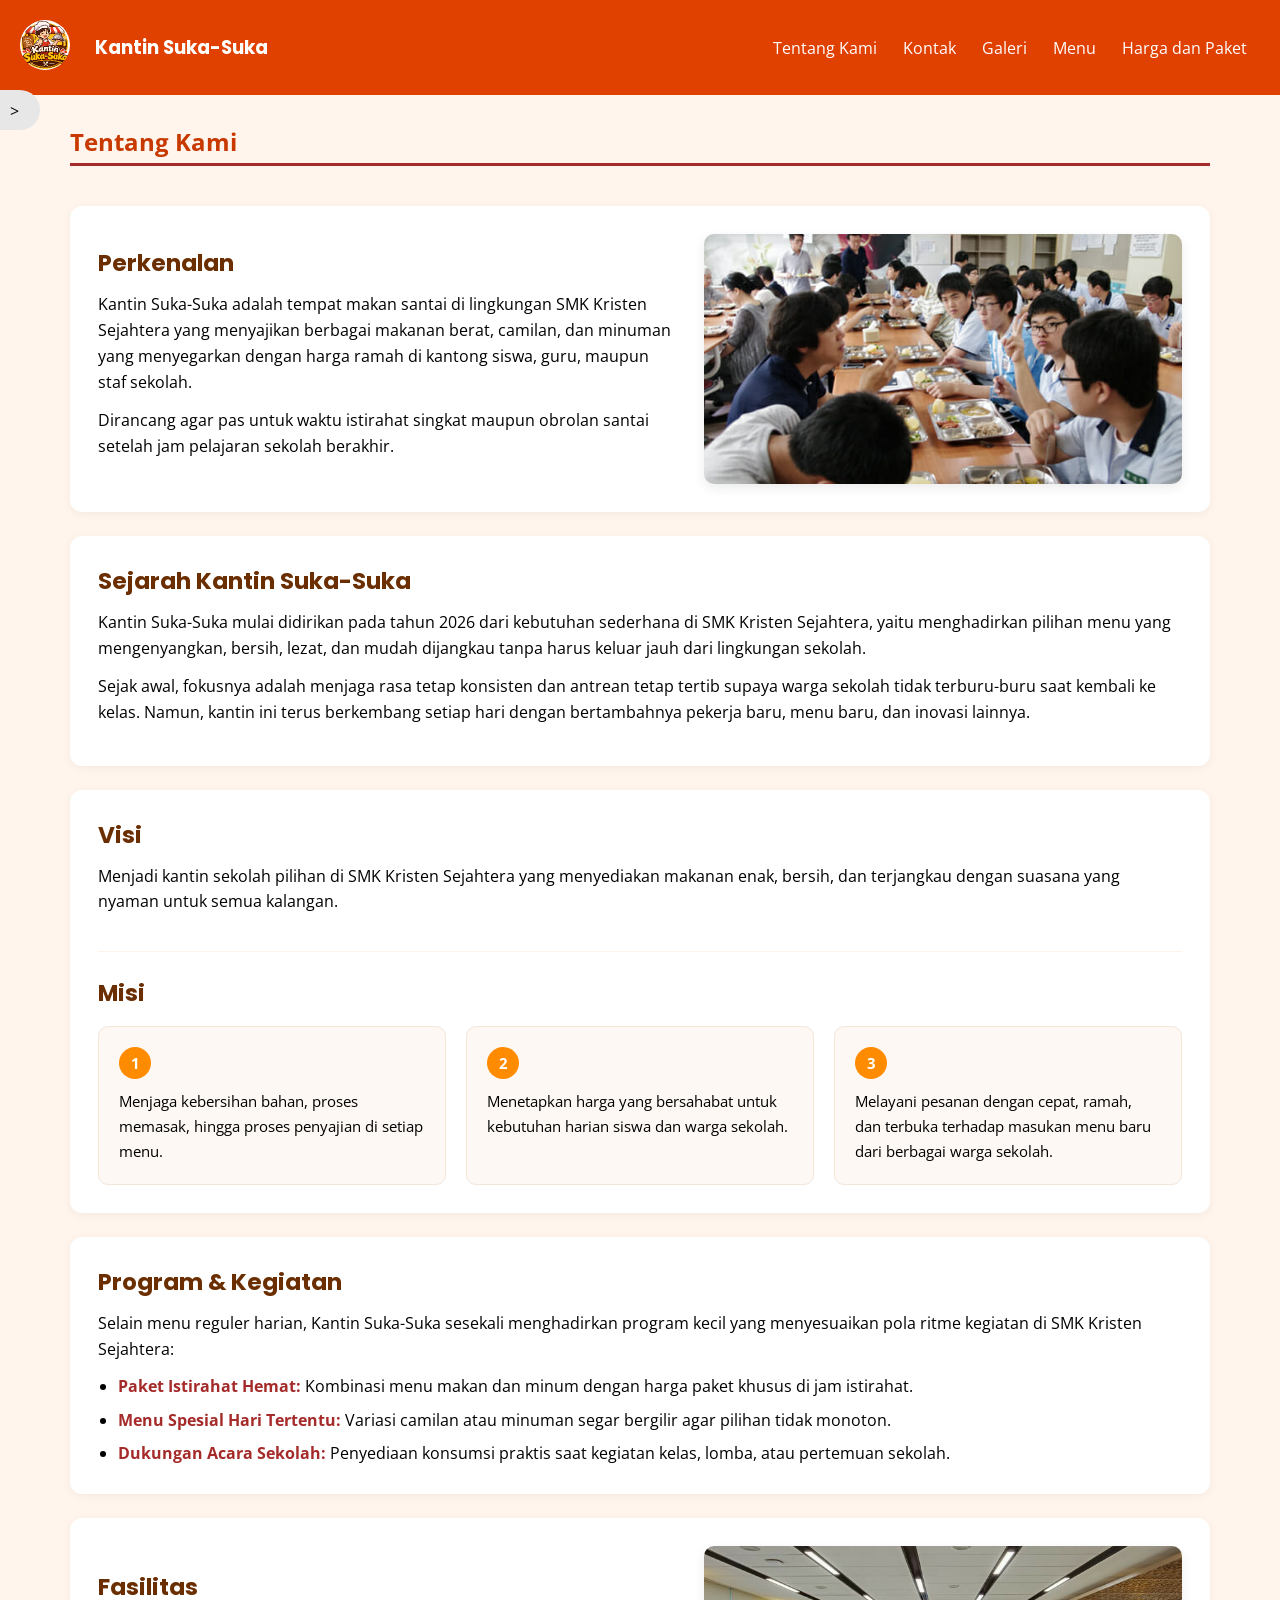
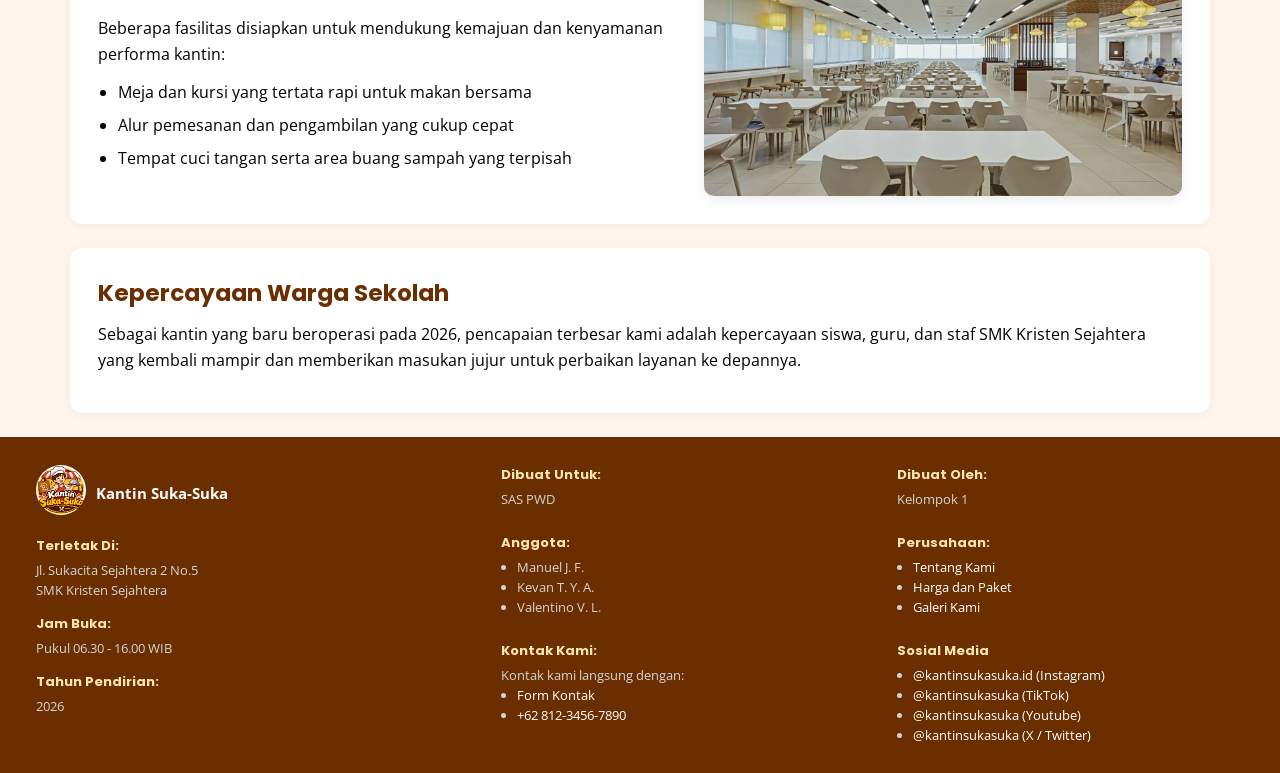
<file: pages/about.html>
<!doctype html>
<html lang="id">
  <head>
    <meta charset="UTF-8" />
    <meta name="viewport" content="width=device-width, initial-scale=1.0" />
    <title>Kantin Suka-Suka - Tentang Kami</title>
    <link rel="stylesheet" href="../styles/global.css" />
    <link rel="stylesheet" href="../styles/about.css" />
  </head>
  <body>
    <header>
      <div class="header-left">
        <a href="../index.html" class="brand-link">
          <div class="logo">
            <img
              src="../assets/images/logo/company-logo-image.png"
              alt="Logo Kantin Suka-Suka"
            />
          </div>
          <div class="header-heading">
            <h3>Kantin Suka-Suka</h3>
          </div>
        </a>
      </div>
      <div class="header-right">
        <div class="navbar">
          <nav>
            <a href="./about.html">Tentang Kami</a>
            <a href="./contact.html">Kontak</a>
            <a href="./gallery.html">Galeri</a>
            <a href="./products.html">Menu</a>
            <a href="./pricing.html">Harga dan Paket</a>
          </nav>
        </div>
      </div>
    </header>

    <aside>
      <div class="sidebar-content">
        <div class="sidebar-title">
          <strong>Daftar Isi</strong>
        </div>
        <ul>
          <li><a href="#introduction">Perkenalan</a></li>
          <li><a href="#history">Sejarah Kantin Suka-Suka</a></li>
          <li><a href="#vision-mission">Visi dan Misi</a></li>
          <li><a href="#program">Program dan Kegiatan</a></li>
          <li><a href="#facility">Fasilitas</a></li>
          <li><a href="#appreciation">Apresiasi</a></li>
        </ul>
      </div>
      <div class="sidebar-arrow">&gt;</div>
    </aside>

    <main>
      <section class="main-header">
        <h1>Tentang Kami</h1>
      </section>

      <section id="introduction">
        <div class="content">
          <div class="about-hero-grid">
            <div class="about-text">
              <h2>Perkenalan</h2>
              <p>
                Kantin Suka-Suka adalah tempat makan santai di lingkungan SMK
                Kristen Sejahtera yang menyajikan berbagai makanan berat,
                camilan, dan minuman yang menyegarkan dengan harga ramah di
                kantong siswa, guru, maupun staf sekolah.
              </p>
              <p>
                Dirancang agar pas untuk waktu istirahat singkat maupun obrolan
                santai setelah jam pelajaran sekolah berakhir.
              </p>
            </div>
            <div class="about-media">
              <img
                src="./../assets/images/about/canteen-atmosphere.jpg"
                alt="Suasana area makan Kantin Suka-Suka saat jam istirahat"
              />
            </div>
          </div>
        </div>
      </section>

      <section id="history">
        <div class="content">
          <h2>Sejarah Kantin Suka-Suka</h2>
          <p>
            Kantin Suka-Suka mulai didirikan pada tahun 2026 dari kebutuhan
            sederhana di SMK Kristen Sejahtera, yaitu menghadirkan pilihan menu
            yang mengenyangkan, bersih, lezat, dan mudah dijangkau tanpa harus
            keluar jauh dari lingkungan sekolah.
          </p>
          <p>
            Sejak awal, fokusnya adalah menjaga rasa tetap konsisten dan antrean
            tetap tertib supaya warga sekolah tidak terburu-buru saat kembali ke
            kelas. Namun, kantin ini terus berkembang setiap hari dengan
            bertambahnya pekerja baru, menu baru, dan inovasi lainnya.
          </p>
        </div>
      </section>

      <section id="vision-mission">
        <div class="content">
          <div class="vision-box">
            <h2>Visi</h2>
            <p>
              Menjadi kantin sekolah pilihan di SMK Kristen Sejahtera yang
              menyediakan makanan enak, bersih, dan terjangkau dengan suasana
              yang nyaman untuk semua kalangan.
            </p>
          </div>

          <div class="mission-box">
            <h2>Misi</h2>
            <div class="mission-list-group">
              <div class="mission-list">
                <span class="number-list">1</span>
                <p>
                  Menjaga kebersihan bahan, proses memasak, hingga proses
                  penyajian di setiap menu.
                </p>
              </div>
              <div class="mission-list">
                <span class="number-list">2</span>
                <p>
                  Menetapkan harga yang bersahabat untuk kebutuhan harian siswa
                  dan warga sekolah.
                </p>
              </div>
              <div class="mission-list">
                <span class="number-list">3</span>
                <p>
                  Melayani pesanan dengan cepat, ramah, dan terbuka terhadap
                  masukan menu baru dari berbagai warga sekolah.
                </p>
              </div>
            </div>
          </div>
        </div>
      </section>

      <section id="program">
        <div class="content">
          <h2>Program &amp; Kegiatan</h2>
          <p>
            Selain menu reguler harian, Kantin Suka-Suka sesekali menghadirkan
            program kecil yang menyesuaikan pola ritme kegiatan di SMK Kristen
            Sejahtera:
          </p>
          <ul class="program-list">
            <li>
              <strong>Paket Istirahat Hemat:</strong> Kombinasi menu makan dan
              minum dengan harga paket khusus di jam istirahat.
            </li>
            <li>
              <strong>Menu Spesial Hari Tertentu:</strong> Variasi camilan atau
              minuman segar bergilir agar pilihan tidak monoton.
            </li>
            <li>
              <strong>Dukungan Acara Sekolah:</strong> Penyediaan konsumsi
              praktis saat kegiatan kelas, lomba, atau pertemuan sekolah.
            </li>
          </ul>
        </div>
      </section>

      <section id="facility">
        <div class="content">
          <div class="facility-grid">
            <div class="facility-info">
              <h2>Fasilitas</h2>
              <p>
                Beberapa fasilitas disiapkan untuk mendukung kemajuan dan
                kenyamanan performa kantin:
              </p>
              <ul class="facility-list">
                <li>Meja dan kursi yang tertata rapi untuk makan bersama</li>
                <li>Alur pemesanan dan pengambilan yang cukup cepat</li>
                <li>
                  Tempat cuci tangan serta area buang sampah yang terpisah
                </li>
              </ul>
            </div>
            <div class="about-media">
              <img
                src="./../assets/images/about/canteen-facillities.jpg"
                alt="Area meja dan fasilitas kebersihan di Kantin Suka-Suka"
              />
            </div>
          </div>
        </div>
      </section>

      <section id="appreciation">
        <div class="content">
          <h2>Kepercayaan Warga Sekolah</h2>
          <p>
            Sebagai kantin yang baru beroperasi pada 2026, pencapaian terbesar
            kami adalah kepercayaan siswa, guru, dan staf SMK Kristen Sejahtera
            yang kembali mampir dan memberikan masukan jujur untuk perbaikan
            layanan ke depannya.
          </p>
        </div>
      </section>
    </main>

    <footer>
      <div class="company-brief-description">
        <a href="../index.html" class="brand-link">
          <div class="logo">
            <img
              src="../assets/images/logo/company-logo-image.png"
              alt="Logo Kantin Suka-Suka"
            />
          </div>
          <div class="header-heading">
            <h3>Kantin Suka-Suka</h3>
          </div>
        </a>
        <div class="brief-description">
          <div class="located-at">
            <strong>Terletak Di:</strong>
            <p>Jl. Sukacita Sejahtera 2 No.5</p>
            <p>SMK Kristen Sejahtera</p>
          </div>
          <div class="open-at">
            <strong>Jam Buka:</strong>
            <p>Pukul 06.30 - 16.00 WIB</p>
          </div>
          <div class="created-at">
            <strong>Tahun Pendirian:</strong>
            <p>2026</p>
          </div>
        </div>
      </div>
      <div class="made-for">
        <strong>Dibuat Untuk:</strong>
        <p>SAS PWD</p>
      </div>
      <div class="made-by">
        <strong>Dibuat Oleh:</strong>
        <p>Kelompok 1</p>
      </div>
      <div class="members">
        <strong>Anggota:</strong>
        <ul>
          <li>Manuel J. F.</li>
          <li>Kevan T. Y. A.</li>
          <li>Valentino V. L.</li>
        </ul>
      </div>
      <div class="company">
        <strong>Perusahaan:</strong>
        <ul>
          <li><a href="./about.html">Tentang Kami</a></li>
          <li><a href="./pricing.html">Harga dan Paket</a></li>
          <li><a href="./gallery.html">Galeri Kami</a></li>
        </ul>
      </div>
      <div class="contact">
        <strong>Kontak Kami:</strong>
        <p>Kontak kami langsung dengan:</p>
        <ul>
          <li><a href="./contact.html">Form Kontak</a></li>
          <li><a href="tel:+6281234567890">+62 812-3456-7890</a></li>
        </ul>
      </div>
      <div class="social-media">
        <strong>Sosial Media</strong>
        <ul>
          <li><a href="#instagram">@kantinsukasuka.id (Instagram)</a></li>
          <li><a href="#tiktok">@kantinsukasuka (TikTok)</a></li>
          <li><a href="#youtube">@kantinsukasuka (Youtube)</a></li>
          <li><a href="#twitter">@kantinsukasuka (X / Twitter)</a></li>
        </ul>
      </div>
    </footer>
  </body>
</html>
</file>
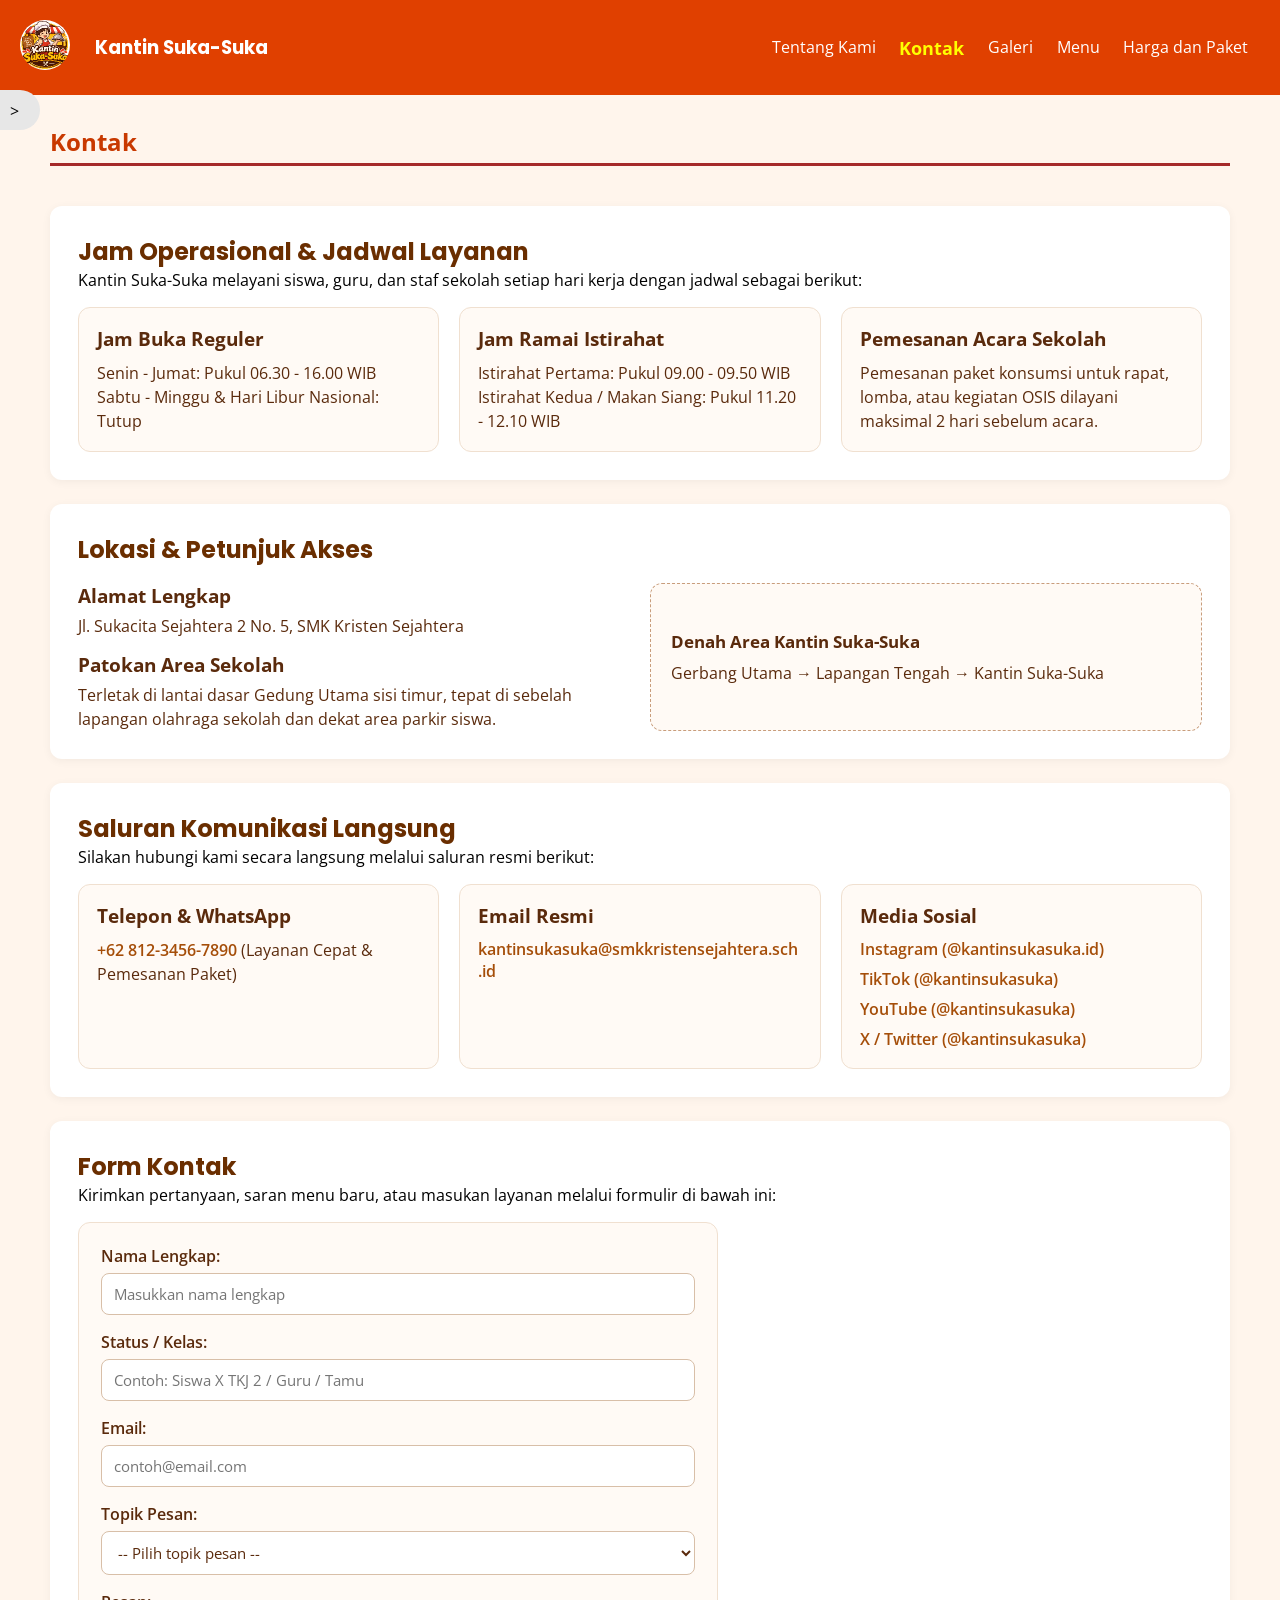
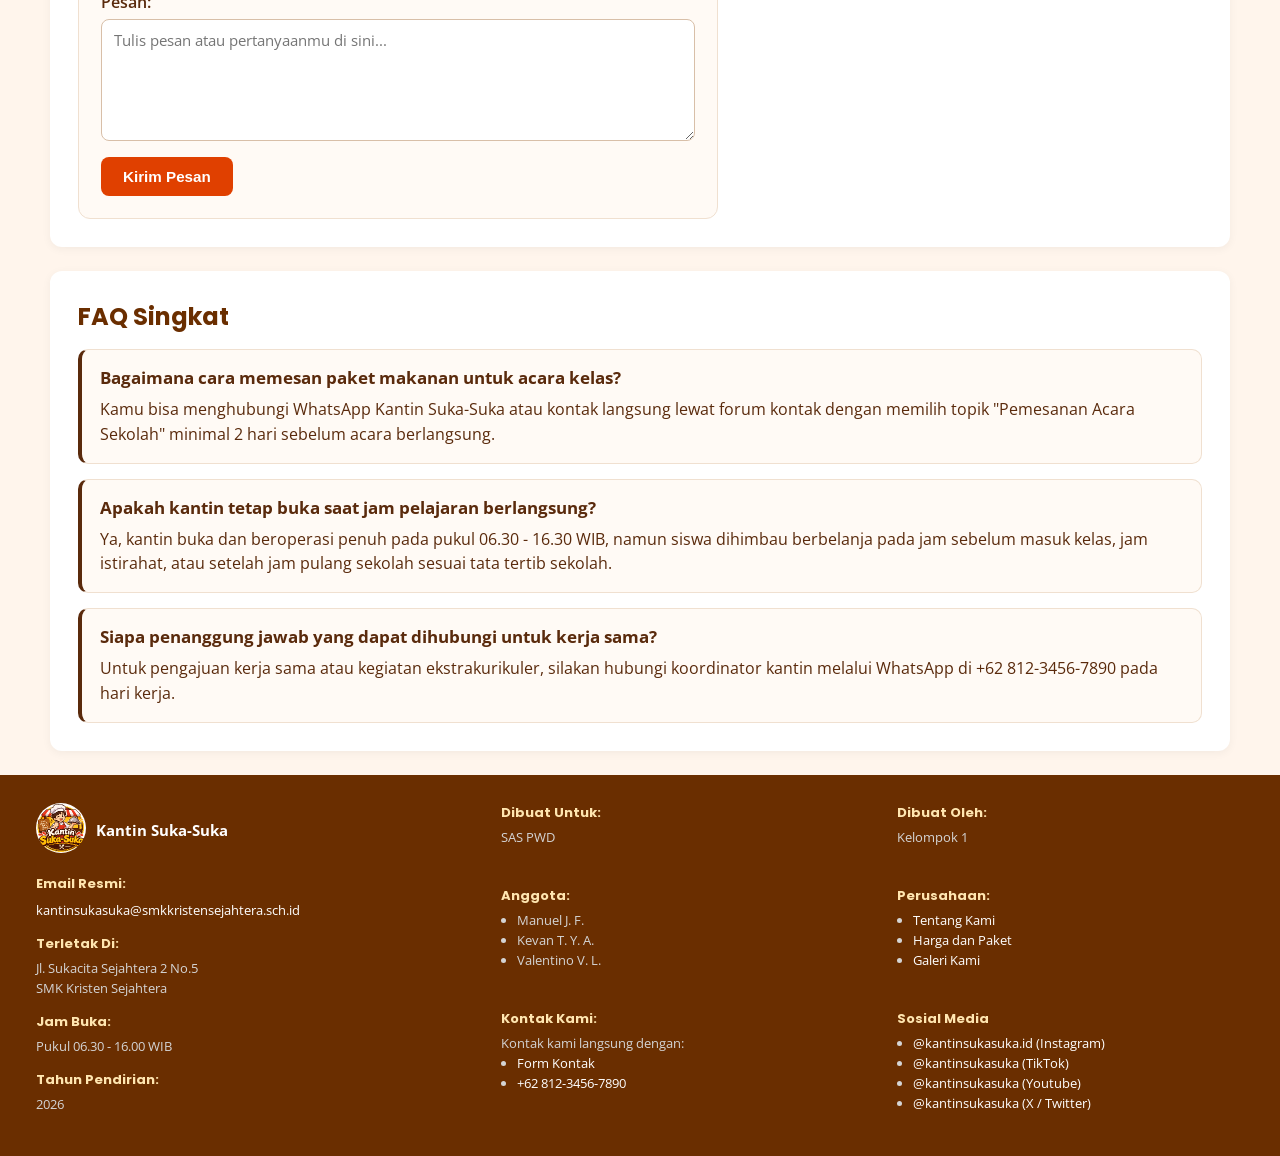
<file: pages/contact.html>
<!doctype html>
<html lang="id">
  <head>
    <meta charset="UTF-8" />
    <meta name="viewport" content="width=device-width, initial-scale=1.0" />
    <title>Kantin Suka-Suka - Kontak</title>
    <link rel="stylesheet" href="../styles/global.css" />
    <link rel="stylesheet" href="../styles/contact.css" />
  </head>
  <body>
    <!-- Header -->
    <header>
      <div class="header-left">
        <a href="../index.html" class="brand-link">
          <div class="logo">
            <img
              src="../assets/images/logo/company-logo-image.png"
              alt="Logo Kantin Suka-Suka"
            />
          </div>
          <div class="header-heading">
            <h3>Kantin Suka-Suka</h3>
          </div>
        </a>
      </div>
      <div class="header-right">
        <div class="navbar">
          <nav>
            <a href="./about.html">Tentang Kami</a>
            <a href="./contact.html" class="current">Kontak</a>
            <a href="./gallery.html">Galeri</a>
            <a href="./products.html">Menu</a>
            <a href="./pricing.html">Harga dan Paket</a>
          </nav>
        </div>
      </div>
    </header>

    <!-- Sidebar -->
    <aside>
      <div class="sidebar-content">
        <div class="sidebar-title">
          <strong>Daftar Isi</strong>
        </div>
        <ul>
          <li><a href="#operating-hours">Jam Operasional</a></li>
          <li><a href="#location-access">Lokasi dan Akses</a></li>
          <li><a href="#direct-channels">Saluran Komunikasi</a></li>
          <li><a href="#contact-form">Form Kontak</a></li>
          <li><a href="#faq">FAQ Singkat</a></li>
        </ul>
      </div>
      <div class="sidebar-arrow">&gt;</div>
    </aside>

    <!-- Konten Utama -->
    <main>
      <section class="main-header">
        <h1>Kontak</h1>
      </section>
      <!-- Bagian Jam Operasional dan Jadwal layanan -->
      <section id="operating-hours">
        <div class="content">
          <h2>Jam Operasional &amp; Jadwal Layanan</h2>
          <p>
            Kantin Suka-Suka melayani siswa, guru, dan staf sekolah setiap hari
            kerja dengan jadwal sebagai berikut:
          </p>
          <div class="schedule-grid">
            <article class="info-card">
              <h3>Jam Buka Reguler</h3>
              <p>Senin - Jumat: Pukul 06.30 - 16.00 WIB</p>
              <p>Sabtu - Minggu &amp; Hari Libur Nasional: Tutup</p>
            </article>
            <article class="info-card">
              <h3>Jam Ramai Istirahat</h3>
              <p>Istirahat Pertama: Pukul 09.00 - 09.50 WIB</p>
              <p>Istirahat Kedua / Makan Siang: Pukul 11.20 - 12.10 WIB</p>
            </article>
            <article class="info-card">
              <h3>Pemesanan Acara Sekolah</h3>
              <p>
                Pemesanan paket konsumsi untuk rapat, lomba, atau kegiatan OSIS
                dilayani maksimal 2 hari sebelum acara.
              </p>
            </article>
          </div>
        </div>
      </section>
      <!-- Bagian Lokasi Kantin -->
      <section id="location-access">
        <div class="content">
          <h2>Lokasi &amp; Petunjuk Akses</h2>
          <div class="location-wrapper">
            <div class="location-details">
              <h3>Alamat Lengkap</h3>
              <p>Jl. Sukacita Sejahtera 2 No. 5, SMK Kristen Sejahtera</p>

              <h3>Patokan Area Sekolah</h3>
              <p>
                Terletak di lantai dasar Gedung Utama sisi timur, tepat di
                sebelah lapangan olahraga sekolah dan dekat area parkir siswa.
              </p>
            </div>
            <div class="location-map">
              <div class="map-placeholder">
                <strong>Denah Area Kantin Suka-Suka</strong>
                <p>
                  Gerbang Utama &rarr; Lapangan Tengah &rarr; Kantin Suka-Suka
                </p>
              </div>
            </div>
          </div>
        </div>
      </section>
      <!-- Bagian Saluran Komunikasi -->
      <section id="direct-channels">
        <div class="content">
          <h2>Saluran Komunikasi Langsung</h2>
          <p>
            Silakan hubungi kami secara langsung melalui saluran resmi berikut:
          </p>
          <div class="channel-grid">
            <article class="info-card">
              <h3>Telepon &amp; WhatsApp</h3>
              <p>
                <a href="tel:+6281234567890">+62 812-3456-7890</a> (Layanan
                Cepat &amp; Pemesanan Paket)
              </p>
            </article>
            <article class="info-card">
              <h3>Email Resmi</h3>
              <a href="mailto:kantinsukasuka@smkkristensejahtera.sch.id"
                >kantinsukasuka@smkkristensejahtera.sch.id</a
              >
            </article>
            <article class="info-card">
              <h3>Media Sosial</h3>
              <ul class="social-list">
                <li>
                  <a href="https://instagram.com"
                    >Instagram (@kantinsukasuka.id)</a
                  >
                </li>
                <li>
                  <a href="https://www.tiktok.com">TikTok (@kantinsukasuka)</a>
                </li>
                <li>
                  <a href="https://www.youtube.com"
                    >YouTube (@kantinsukasuka)</a
                  >
                </li>
                <li>
                  <a href="https://x.com">X / Twitter (@kantinsukasuka)</a>
                </li>
              </ul>
            </article>
          </div>
        </div>
      </section>
      <!-- Bagian Form Kontak -->
      <section id="contact-form">
        <div class="content">
          <h2>Form Kontak</h2>
          <p>
            Kirimkan pertanyaan, saran menu baru, atau masukan layanan melalui
            formulir di bawah ini:
          </p>
          <form class="contact-form" method="post">
            <div class="input">
              <label for="sender-name">Nama Lengkap:</label>
              <input
                type="text"
                id="sender-name"
                name="sender_name"
                placeholder="Masukkan nama lengkap"
                required
              />
            </div>

            <div class="input">
              <label for="sender-role">Status / Kelas:</label>
              <input
                type="text"
                id="sender-role"
                name="sender_role"
                placeholder="Contoh: Siswa X TKJ 2 / Guru / Tamu"
                required
              />
            </div>

            <div class="input">
              <label for="sender-email">Email:</label>
              <input
                type="email"
                id="sender-email"
                name="sender_email"
                placeholder="contoh@email.com"
                required
              />
            </div>

            <div class="input">
              <label for="message-topic">Topik Pesan:</label>
              <select id="message-topic" name="message_topic" required>
                <option value="" disabled selected>
                  -- Pilih topik pesan --
                </option>
                <option value="menu-suggestion">Saran Menu</option>
                <option value="event-order">Pemesanan Acara Sekolah</option>
                <option value="general-question">Pertanyaan Umum</option>
                <option value="feedback">Kritik &amp; Saran Layanan</option>
                <option value="others">Lainnya</option>
              </select>
            </div>

            <div class="input">
              <label for="sender-message">Pesan:</label>
              <textarea
                id="sender-message"
                name="sender_message"
                rows="5"
                placeholder="Tulis pesan atau pertanyaanmu di sini..."
                required
              ></textarea>
            </div>
            <button type="submit" class="button submit-btn">Kirim Pesan</button>
          </form>
        </div>
      </section>
      <!-- Bagian FAQ singkat -->
      <section id="faq">
        <div class="content">
          <h2>FAQ Singkat</h2>
          <div class="faq-list">
            <article class="faq-item">
              <h3>Bagaimana cara memesan paket makanan untuk acara kelas?</h3>
              <p>
                Kamu bisa menghubungi WhatsApp Kantin Suka-Suka atau kontak
                langsung lewat forum kontak dengan memilih topik "Pemesanan
                Acara Sekolah" minimal 2 hari sebelum acara berlangsung.
              </p>
            </article>

            <article class="faq-item">
              <h3>Apakah kantin tetap buka saat jam pelajaran berlangsung?</h3>
              <p>
                Ya, kantin buka dan beroperasi penuh pada pukul 06.30 - 16.30
                WIB, namun siswa dihimbau berbelanja pada jam sebelum masuk
                kelas, jam istirahat, atau setelah jam pulang sekolah sesuai
                tata tertib sekolah.
              </p>
            </article>

            <article class="faq-item">
              <h3>
                Siapa penanggung jawab yang dapat dihubungi untuk kerja sama?
              </h3>
              <p>
                Untuk pengajuan kerja sama atau kegiatan ekstrakurikuler,
                silakan hubungi koordinator kantin melalui WhatsApp di +62
                812-3456-7890 pada hari kerja.
              </p>
            </article>
          </div>
        </div>
      </section>
    </main>

    <!-- Footer -->
    <footer>
      <div class="company-brief-description">
        <a href="../index.html" class="brand-link">
          <div class="logo">
            <img
              src="../assets/images/logo/company-logo-image.png"
              alt="Logo Kantin Suka-Suka"
            />
          </div>
          <div class="header-heading">
            <h3>Kantin Suka-Suka</h3>
          </div>
        </a>
        <div class="brief-description">
          <div class="official-email">
            <strong>Email Resmi:</strong>
            <a href="mailto:kantinsukasuka@smkkristensejahtera.sch.id"
              >kantinsukasuka@smkkristensejahtera.sch.id</a
            >
          </div>
          <div class="located-at">
            <strong>Terletak Di:</strong>
            <p>Jl. Sukacita Sejahtera 2 No.5</p>
            <p>SMK Kristen Sejahtera</p>
          </div>
          <div class="open-at">
            <strong>Jam Buka:</strong>
            <p>Pukul 06.30 - 16.00 WIB</p>
          </div>
          <div class="created-at">
            <strong>Tahun Pendirian:</strong>
            <p>2026</p>
          </div>
        </div>
      </div>
      <div class="made-for">
        <strong>Dibuat Untuk:</strong>
        <p>SAS PWD</p>
      </div>
      <div class="made-by">
        <strong>Dibuat Oleh:</strong>
        <p>Kelompok 1</p>
      </div>
      <div class="members">
        <strong>Anggota:</strong>
        <ul>
          <li>Manuel J. F.</li>
          <li>Kevan T. Y. A.</li>
          <li>Valentino V. L.</li>
        </ul>
      </div>
      <div class="company">
        <strong>Perusahaan:</strong>
        <ul>
          <li><a href="./about.html">Tentang Kami</a></li>
          <li><a href="./pricing.html">Harga dan Paket</a></li>
          <li><a href="./gallery.html">Galeri Kami</a></li>
        </ul>
      </div>
      <div class="contact">
        <strong>Kontak Kami:</strong>
        <p>Kontak kami langsung dengan:</p>
        <ul>
          <li><a href="./contact.html">Form Kontak</a></li>
          <li><a href="tel:+6281234567890">+62 812-3456-7890</a></li>
        </ul>
      </div>
      <div class="social-media">
        <strong>Sosial Media</strong>
        <ul>
          <li>
            <a href="https://instagram.com">@kantinsukasuka.id (Instagram)</a>
          </li>
          <li>
            <a href="https://www.tiktok.com">@kantinsukasuka (TikTok)</a>
          </li>
          <li>
            <a href="https://www.youtube.com">@kantinsukasuka (Youtube)</a>
          </li>
          <li>
            <a href="https://x.com">@kantinsukasuka (X / Twitter)</a>
          </li>
        </ul>
      </div>
    </footer>
  </body>
</html>
</file>
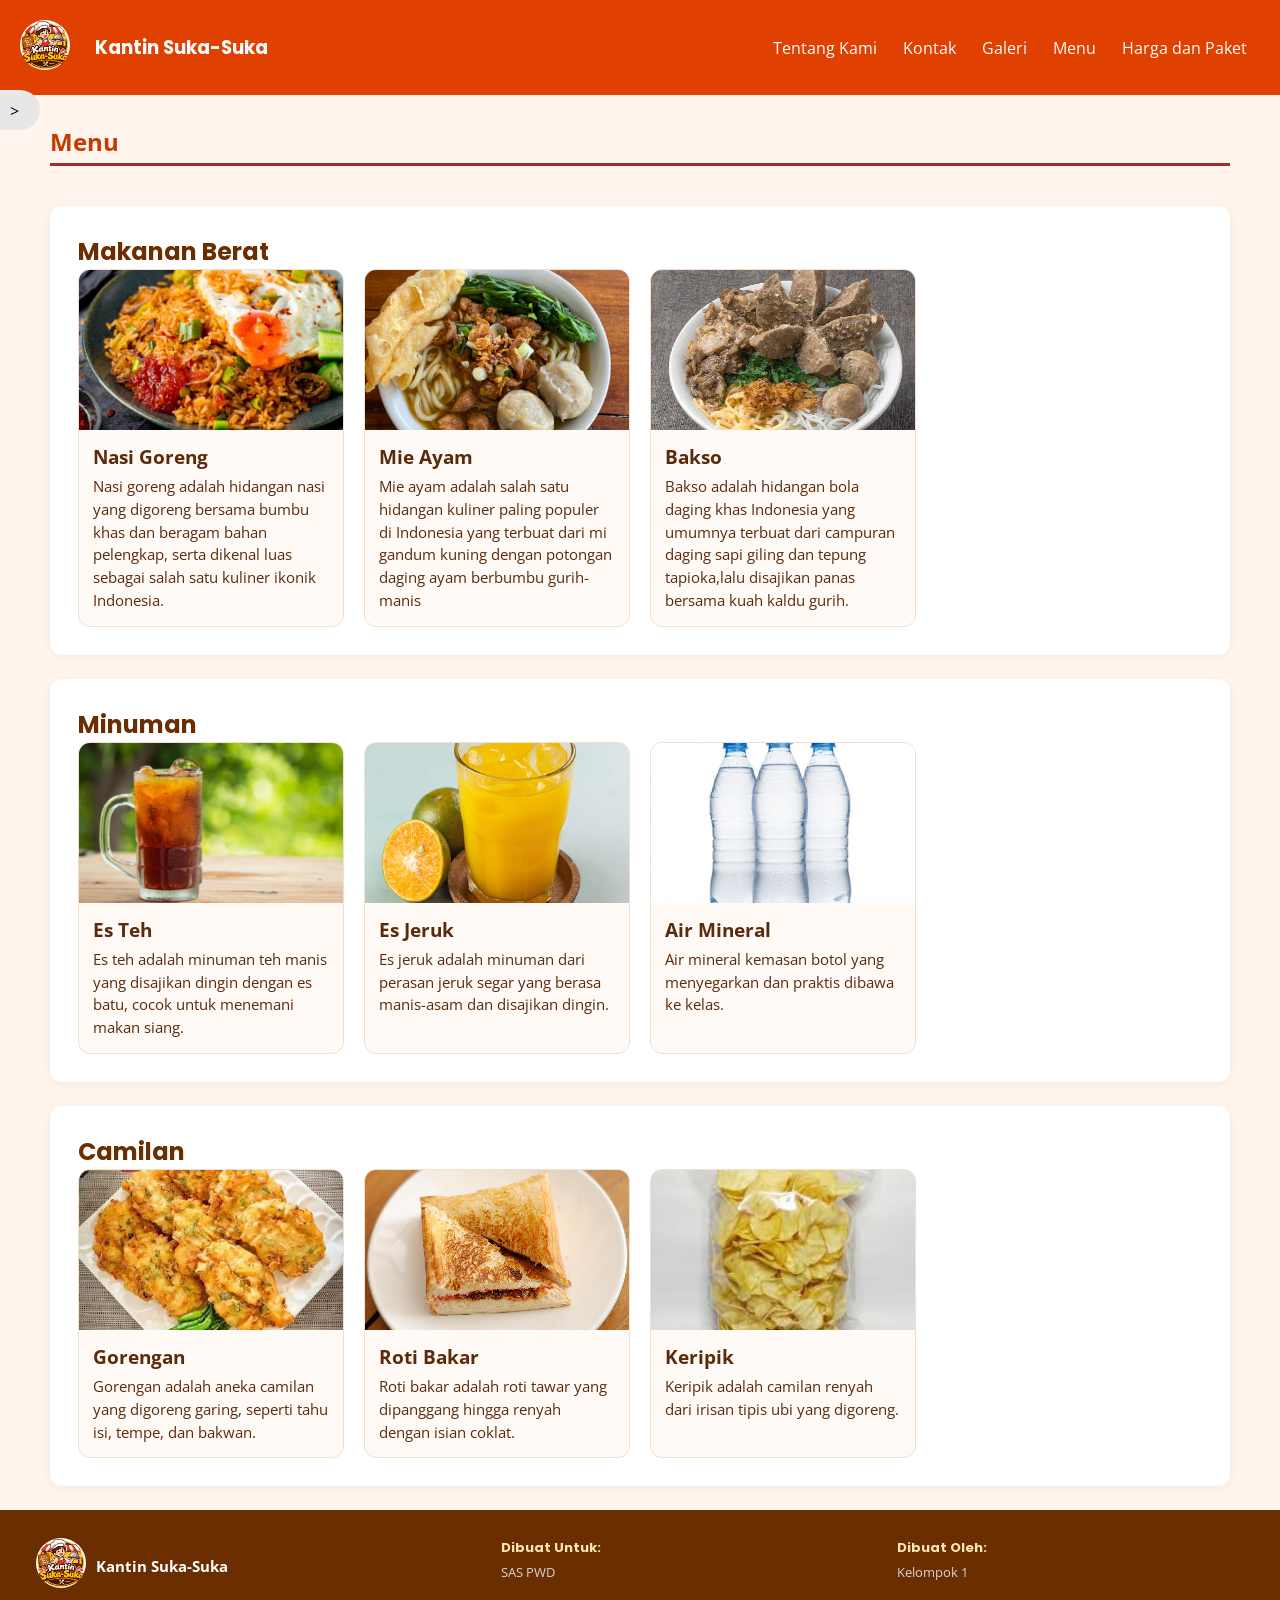
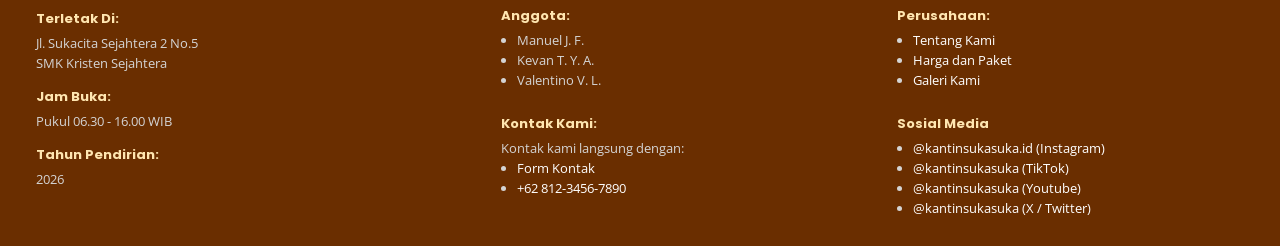
<file: pages/products.html>
<!doctype html>
<html lang="en">
  <head>
    <meta charset="UTF-8" />
    <meta name="viewport" content="width=device-width, initial-scale=1.0" />
    <title>Kantin Suka-Suka - Menu</title>
    <link rel="stylesheet" href="../styles/global.css" />
    <link rel="stylesheet" href="../styles/products.css" />
  </head>
  <body>
    <header>
      <div class="header-left">
        <a href="../index.html" class="brand-link">
          <div class="logo">
            <img
              src="../assets/images/logo/company-logo-image.png"
              alt="Logo Kantin Suka-Suka"
            />
          </div>
          <div class="header-heading">
            <h3>Kantin Suka-Suka</h3>
          </div>
        </a>
      </div>
      <div class="header-right">
        <div class="navbar">
          <nav>
            <a href="./about.html">Tentang Kami</a>
            <a href="./contact.html">Kontak</a>
            <a href="./gallery.html">Galeri</a>
            <a href="./products.html">Menu</a>
            <a href="./pricing.html">Harga dan Paket</a>
          </nav>
        </div>
      </div>
    </header>

    <aside>
      <div class="sidebar-content">
        <div class="sidebar-title">
          <strong>Daftar Isi</strong>   
        </div>
        <ul>
          <li><a href="#heavy-meal">Makanan Berat</a></li>
          <li><a href="#beverages">Minuman</a></li>
          <li><a href="#snacks">Camilan</a></li>
        </ul>
        </div>
      <div class="sidebar-arrow">&gt;</div>
    </aside>

   <main>
      <section class="main-header">
        <h1>Menu</h1>
      </section>

        <section id="heavy-meal">
        <div class="content">
        <h2>Makanan Berat</h2>
        <div class="menu-grid">

        <article class="menu-card">
        <img src="../assets/images/products/fried-rice-image.jpeg" alt="Nasi Goreng" />
        <div class="menu-info">
        <h3>Nasi Goreng</h3>
        <p class="menu-desc">Nasi goreng adalah hidangan nasi yang digoreng bersama bumbu khas dan beragam 
           bahan pelengkap, serta dikenal luas sebagai salah satu kuliner ikonik Indonesia.</p>
        </div>
        </article>

      <article class="menu-card">
        <img src="../assets/images/products/chicken-noodles-image.jpeg" alt="Mie Ayam" />
        <div class="menu-info">
        <h3>Mie Ayam</h3>
        <p class="menu-desc">Mie ayam adalah salah satu hidangan kuliner paling populer di Indonesia 
           yang terbuat dari mi gandum kuning dengan potongan daging ayam berbumbu gurih-manis</p>
        </div>
      </article>
      
      <article class="menu-card">
        <img src="../assets/images/products/meat-balls.jpg" alt="Bakso" />
        <div class="menu-info">
        <h3>Bakso</h3>
        <p class="menu-desc">Bakso adalah hidangan bola daging khas Indonesia yang umumnya terbuat dari 
           campuran daging sapi giling dan tepung tapioka,lalu disajikan panas bersama kuah kaldu gurih.</p>
        </div>
      </article>

        </div>
        </div>
      </section>

      <section id="beverages">
        <div class="content">
          <h2>Minuman</h2>

          <div class="menu-grid">
            <article class="menu-card">
              <img src="../assets/images/products/ice-tea-image.jpg" alt="Es Teh" />
              <div class="menu-info">
                <h3>Es Teh</h3>
                <p class="menu-desc">
                  Es teh adalah minuman teh manis yang disajikan dingin dengan
                  es batu, cocok untuk menemani makan siang.
                </p>
              </div>
            </article>

            <article class="menu-card">
              <img src="../assets/images/products/ice-orange-image.jpg" alt="Es Jeruk" />
              <div class="menu-info">
                <h3>Es Jeruk</h3>
                <p class="menu-desc">
                  Es jeruk adalah minuman dari perasan jeruk segar yang
                  berasa manis-asam dan disajikan dingin.
                </p>
              </div>
            </article>

            <article class="menu-card">
              <img src="../assets/images/products/water-minerale-image.jpg" alt="Air Mineral" />
              <div class="menu-info">
                <h3>Air Mineral</h3>
                <p class="menu-desc">
                  Air mineral kemasan botol yang menyegarkan dan praktis
                  dibawa ke kelas.
                </p>
              </div>
              </article>
              </div>
           </div>
        </section>

        <section id="snacks">
           <div class="content">
          <h2>Camilan</h2>

           <div class="menu-grid">
            <article class="menu-card">
              <img src="../assets/images/products/fried-food-image.jpg" alt="Gorengan" />
              <div class="menu-info">
                <h3>Gorengan</h3>
                <p class="menu-desc">
                  Gorengan adalah aneka camilan yang digoreng garing, seperti
                  tahu isi, tempe, dan bakwan.
                </p>
              </div>
            </article>

            <article class="menu-card">
              <img src="../assets/images/products/toast-image.jpg" alt="Roti Bakar" />
              <div class="menu-info">
                <h3>Roti Bakar</h3>
                <p class="menu-desc">
                  Roti bakar adalah roti tawar yang dipanggang hingga renyah
                  dengan isian coklat.
                </p>
              </div>
            </article>

            <article class="menu-card">
              <img src="../assets/images/products/chips-image.jpg" alt="Keripik" />
              <div class="menu-info">
                <h3>Keripik</h3>
                <p class="menu-desc">
                  Keripik adalah camilan renyah dari irisan tipis ubi
                  yang digoreng.
                </p>
              </div>
            </div>   
        </div>     
      </section>   
    </main>

    <footer>
      <div class="company-brief-description">
        <a href="../index.html" class="brand-link">
          <div class="logo">
            <img
              src="../assets/images/logo/company-logo-image.png"
              alt="Logo Kantin Suka-Suka"
            />
          </div>
          <div class="header-heading">
            <h3>Kantin Suka-Suka</h3>
          </div>
        </a>
        <div class="brief-description">
          <div class="located-at">
            <strong>Terletak Di:</strong>
            <p>Jl. Sukacita Sejahtera 2 No.5</p>
            <p>SMK Kristen Sejahtera</p>
          </div>
          <div class="open-at">
            <strong>Jam Buka:</strong>
            <p>Pukul 06.30 - 16.00 WIB</p>
          </div>
          <div class="created-at">
            <strong>Tahun Pendirian:</strong>
            <p>2026</p>
          </div>
        </div>
      </div>
      <div class="made-for">
        <strong>Dibuat Untuk:</strong>
        <p>SAS PWD</p>
      </div>
      <div class="made-by">
        <strong>Dibuat Oleh:</strong>
        <p>Kelompok 1</p>
      </div>
      <div class="members">
        <strong>Anggota:</strong>
        <ul>
          <li>Manuel J. F.</li>
          <li>Kevan T. Y. A.</li>
          <li>Valentino V. L.</li>
        </ul>
      </div>
      <div class="company">
        <strong>Perusahaan:</strong>
        <ul>
          <li><a href="./about.html">Tentang Kami</a></li>
          <li><a href="./pricing.html">Harga dan Paket</a></li>
          <li><a href="./gallery.html">Galeri Kami</a></li>
        </ul>
      </div>
      <div class="contact">
        <strong>Kontak Kami:</strong>
        <p>Kontak kami langsung dengan:</p>
        <ul>
          <li><a href="./contact.html">Form Kontak</a></li>
          <li><a href="tel:+6281234567890">+62 812-3456-7890</a></li>
        </ul>
      </div>
      <div class="social-media">
        <strong>Sosial Media</strong>
        <ul>
          <li><a href="#instagram">@kantinsukasuka.id (Instagram)</a></li>
          <li><a href="#tiktok">@kantinsukasuka (TikTok)</a></li>
          <li><a href="#youtube">@kantinsukasuka (Youtube)</a></li>
          <li><a href="#twitter">@kantinsukasuka (X / Twitter)</a></li>
        </ul>
      </div>
    </footer>
  </body>
</html>
</file>
<file: styles/global.css>
@import url("https://fonts.googleapis.com/css2?family=Poppins:ital,wght@0,100;0,200;0,300;0,400;0,500;0,600;0,700;0,800;0,900;1,100;1,200;1,300;1,400;1,500;1,600;1,700;1,800;1,900&display=swap");
@import url("https://fonts.googleapis.com/css2?family=Open+Sans:ital,wght@0,300..800;1,300..800&display=swap");

@keyframes fade-in {
  0% {
    opacity: 0;
  }
  100% {
    opacity: 1;
  }
}

@keyframes move-top {
  0% {
    transform: translateY(20px);
  }
  100% {
    transform: translateY(0);
  }
}

/* Universal */
* {
  margin: 0;
  padding: 0;
  box-sizing: border-box;
}

/* Halaman Website */
html {
  scroll-behavior: smooth;
}

body {
  display: grid;
  grid-template-rows: auto 1fr auto;
  min-height: 100vh;
  background-color: rgb(255, 245, 236);
  font-family: "Open Sans", sans-serif;
  animation: fade-in 1s ease-in 0s 1;
}

/* Header */
header {
  background-color: rgb(224, 64, 0);
  color: white;
  padding: 20px;
  position: relative;
  display: flex;
  justify-content: space-between;
}

/* Header Bagian Kiri */
.brand-link {
  display: flex;
  align-items: center;
  gap: 10px;
  text-decoration: none;
  color: inherit;
}

.logo img {
  width: 50px;
  height: 50px;
  border-radius: 50%;
}

header .header-heading {
  display: flex;
  align-items: center;
  margin-left: 15px;
}

header h3 {
  font-family: "Poppins", sans-serif;
}

/* Header Bagian Kanan */
header .header-right {
  display: flex;
  align-items: center;
}

header .navbar {
  width: 500px;
}

header nav {
  display: flex;
  justify-content: space-around;
}

header nav a {
  color: white;
  text-decoration: none;
}

header nav a:hover {
  text-decoration: underline;
  color: rgb(255, 230, 176);
}

header .current {
  color: rgb(255, 255, 0);
  font-weight: bold;
  font-size: large;
  text-decoration: none;
}

/* Sidebar */
aside {
  position: fixed;
  z-index: 20;
  display: flex;
  left: -200px;
  transition: all 0.4s ease;
}

aside:hover {
  transform: translateX(200px);
}

/* Konten Sidebar */
.sidebar-content {
  background-color: rgb(231, 231, 231);
  padding: 50px 50px 50px 10px;
  width: 200px;
  height: 100vh;
}

.sidebar-title {
  padding-bottom: 5px;
  border-bottom: 3px solid brown;
}

.sidebar-title strong {
  color: brown;
}

.sidebar-content ul {
  margin-top: 20px;
  padding-left: 30px;
}

.sidebar-content li {
  margin-bottom: 10px;
}

.sidebar-content a {
  color: rgb(207, 114, 0);
  text-decoration: none;
  font-weight: 600;
}

.sidebar-content a:hover {
  color: rgb(123, 67, 0);
  text-decoration: underline;
}

/* Tanda '>' */
.sidebar-arrow {
  margin-top: 10vh;
  padding: 10px;
  background-color: rgb(231, 231, 231);
  width: 40px;
  height: 40px;
  border-top-right-radius: 50%;
  border-bottom-right-radius: 50%;
}

/* Format Konten Utama */
main {
  margin: 0 50px;
  animation: move-top 1.5s ease-in-out 0.3s 1 normal both running;
}

main .button {
  display: inline-block;
  background-color: rgb(224, 64, 0);
  color: white;
  text-decoration: none;
  font-weight: 600;
  transition: background-color 0.4s ease;
}

main .button:hover {
  background-color: rgb(185, 52, 0);
}

.main-header {
  color: rgb(200, 57, 0);
  padding-bottom: 5px;
  border-bottom: 3px solid brown;
  margin: 30px 0 40px 0;
}

.content {
  background-color: white;
  color: black;
  padding: 28px;
  margin: 0 0 24px 0;
  border-radius: 12px;
  box-shadow: 0 2px 10px rgba(0, 0, 0, 0.05);
  transition: all 0.5s ease-in;
}

.content:hover {
  box-shadow: 0 8px 12px rgba(0, 0, 0, 0.1);
  transform: translateY(-10px);
}

.content h2 {
  font-family: "Poppins", sans-serif;
  color: rgb(106, 46, 0);
}

/* Footer */
footer {
  display: grid;
  grid-template-columns: 1.2fr repeat(2, 1fr);
  grid-template-rows: repeat(3, auto);
  grid-template-areas:
    "company-brief-description made-for made-by"
    "company-brief-description members company"
    "company-brief-description contact social-media";
  gap: 24px 48px;
  background-color: rgb(106, 46, 0);
  padding: 28px 36px;
}

footer .company-brief-description {
  grid-area: company-brief-description;
}

footer .made-for {
  grid-area: made-for;
}

footer .made-by {
  grid-area: made-by;
}

footer .members {
  grid-area: members;
}

footer .company {
  grid-area: company;
}

footer .contact {
  grid-area: contact;
}

footer .social-media {
  grid-area: social-media;
}

footer .company-brief-description .brand-link {
  color: white;
  margin-bottom: 16px;
}

footer .company-brief-description a:hover {
  text-decoration: none;
}

footer .brief-description div {
  margin-bottom: 14px;
}

footer ul {
  padding-left: 16px;
}

footer strong,
footer p,
footer li {
  font-size: small;
  line-height: 20px;
  color: rgb(212, 212, 212);
}

footer strong {
  display: block;
  margin-bottom: 4px;
  font-family: "Poppins", sans-serif;
  font-size: small;
  color: rgb(255, 230, 176);
}

footer a {
  font-size: small;
  line-height: 20px;
  color: rgb(255, 255, 255);
  text-decoration: none;
}

footer a:hover {
  text-decoration: underline;
  color: rgb(255, 230, 176);
}
</file>
<file: styles/about.css>
main {
  padding: 0 20px;
}

.content h2 {
  font-size: 1.45rem;
  font-weight: 700;
  margin-bottom: 12px;
}

.content p {
  font-size: 0.98rem;
  color: black;
  line-height: 1.65;
  margin-bottom: 12px;
}

.about-hero-grid,
.facility-grid {
  display: grid;
  grid-template-columns: 1.2fr 1fr;
  gap: 32px;
  align-items: center;
}

.about-media img {
  width: 100%;
  height: 250px;
  object-fit: cover;
  border-radius: 10px;
  display: block;
  box-shadow: 0 4px 12px rgba(0, 0, 0, 0.08);
}

.vision-box {
  padding-bottom: 24px;
  margin-bottom: 24px;
  border-bottom: 1px solid #fff3e7;
}

.mission-list-group {
  display: grid;
  grid-template-columns: repeat(3, 1fr);
  gap: 20px;
  margin-top: 16px;
}

.mission-list {
  background-color: #fdf8f3;
  border: 1px solid #f3e5d8;
  border-radius: 10px;
  padding: 20px;
  display: flex;
  flex-direction: column;
  gap: 10px;
}

.number-list {
  display: inline-flex;
  align-items: center;
  justify-content: center;
  width: 32px;
  height: 32px;
  background-color: darkorange;
  color: white;
  font-weight: 700;
  font-size: 0.95rem;
  border-radius: 50%;
}

.mission-list p {
  font-size: 0.94rem;
  margin: 0;
}

.program-list,
.facility-list {
  margin: 12px 0 0 20px;
  padding: 0;
}

.program-list li,
.facility-list li {
  font-size: 0.98rem;
  color: black;
  line-height: 1.6;
  margin-bottom: 8px;
}

.program-list li:last-child,
.facility-list li:last-child {
  margin-bottom: 0;
}

.program-list li strong {
  color: brown;
}
</file>
<file: styles/contact.css>
/* Grid Jadwal Operasional & Saluran Komunikasi */
.schedule-grid,
.channel-grid {
  display: grid;
  grid-template-columns: repeat(auto-fit, minmax(240px, 1fr));
  gap: 20px;
  margin-top: 16px;
}

.info-card {
  background-color: #fffaf5;
  border: 1px solid #f0e0d0;
  border-radius: 12px;
  padding: 18px;
  transition: all 0.25s ease;
}

.info-card:hover {
  transform: translateY(-4px);
  box-shadow: 0 8px 18px rgba(90, 42, 12, 0.14);
}

.info-card h3 {
  margin: 0 0 10px;
  color: #5a2a0c;
}

.info-card p {
  color: #5a2a0c;
  line-height: 1.5;
}

.info-card a {
  color: #a54e09;
  font-weight: 600;
  text-decoration: none;
  word-break: break-word;
}

.info-card a:hover {
  text-decoration: underline;
}

.social-list {
  list-style: none;
  margin: 0;
  padding: 0;
  display: flex;
  flex-direction: column;
  gap: 8px;
}

/* Lokasi & Denah Area */
.location-wrapper {
  display: grid;
  grid-template-columns: repeat(auto-fit, minmax(260px, 1fr));
  gap: 20px;
  margin-top: 16px;
  align-items: stretch;
}

.location-details h3 {
  margin: 0 0 6px;
  color: #5a2a0c;
}

.location-details p {
  margin: 0 0 14px;
  color: #5a2a0c;
  line-height: 1.5;
}

.location-details p:last-child {
  margin-bottom: 0;
}

.location-map {
  display: flex;
}

.map-placeholder {
  width: 100%;
  background-color: #fffaf5;
  border: 1px dashed #c89d7c;
  border-radius: 12px;
  padding: 20px;
  color: #5a2a0c;
  display: flex;
  flex-direction: column;
  justify-content: center;
  gap: 8px;
}

.map-placeholder strong {
  font-size: 1.05rem;
}

.map-placeholder p {
  margin: 0;
  line-height: 1.5;
}

/* Form Kontak */
.contact-form {
  max-width: 640px;
  margin-top: 16px;
  background-color: #fffaf5;
  border: 1px solid #f0e0d0;
  border-radius: 12px;
  padding: 22px;
  display: flex;
  flex-direction: column;
  gap: 16px;
  transition: all 0.25s ease;
}

.contact-form:hover {
  transform: translateY(-4px);
  box-shadow: 0 8px 18px rgba(90, 42, 12, 0.14);
}

.contact-form .input {
  display: flex;
  flex-direction: column;
  gap: 6px;
}

.contact-form label {
  font-weight: 600;
  color: #5a2a0c;
}

.contact-form input,
.contact-form select,
.contact-form textarea {
  width: 100%;
  box-sizing: border-box;
  padding: 10px 12px;
  border: 1px solid #d8bfa8;
  border-radius: 8px;
  background-color: #ffffff;
  color: #5a2a0c;
  font-family: inherit;
  font-size: 0.95rem;
}

.contact-form input:focus,
.contact-form select:focus,
.contact-form textarea:focus {
  outline: none;
  border-color: #a54e09;
  box-shadow: 0 0 0 3px rgba(165, 78, 9, 0.15);
}

.contact-form textarea {
  resize: vertical;
  min-height: 120px;
}

.submit-btn {
  align-self: flex-start;
  border: none;
  border-radius: 8px;
  padding: 11px 22px;
  font-size: 0.95rem;
  cursor: pointer;
}

/* FAQ Singkat */
.faq-list {
  display: flex;
  flex-direction: column;
  gap: 15px;
  margin-top: 15px;
}

.faq-item {
  background-color: #fffaf5;
  border: 1px solid #f0e0d0;
  border-left: 4px solid #5a2a0c;
  border-radius: 10px;
  padding: 16px 18px;
  transition: all 0.25s ease;
}

.faq-item:hover {
  transform: translateY(-4px);
  box-shadow: 0 8px 18px rgba(90, 42, 12, 0.14);
}

.faq-item h3 {
  margin: 0 0 8px;
  color: #5a2a0c;
  font-size: 1.05rem;
}

.faq-item p {
  margin: 0;
  color: #5a2a0c;
  line-height: 1.55;
}
</file>
<file: styles/products.css>
.menu-grid {
  display: grid;
  grid-template-columns: repeat(auto-fill, minmax(210px, 1fr));
  gap: 20px;
}
 
.menu-card {
  background: #fffaf5;
  border: 1px solid #f0e0d0;
  border-radius: 12px;
  overflow: hidden;
  transition: all 0.3s, box-shadow 0.3s;
}
 
.menu-card:hover {
  transform: translateY(-6px);
  box-shadow: 0 10px 20px rgba(90, 42, 12, 0.2);
}
 
.menu-card img {
  width: 100%;
  height: 160px;
  object-fit: cover;
  display: block;
}
 
.menu-info {
  padding: 14px;
}
 
.menu-info h3 {
  margin: 0 0 6px;
  color: #5a2a0c;
}
 
 
.menu-desc {
  margin: 0;
  font-size: 0.95rem;
  line-height: 1.5;
  color: #5a2a0c;
}
</file>
